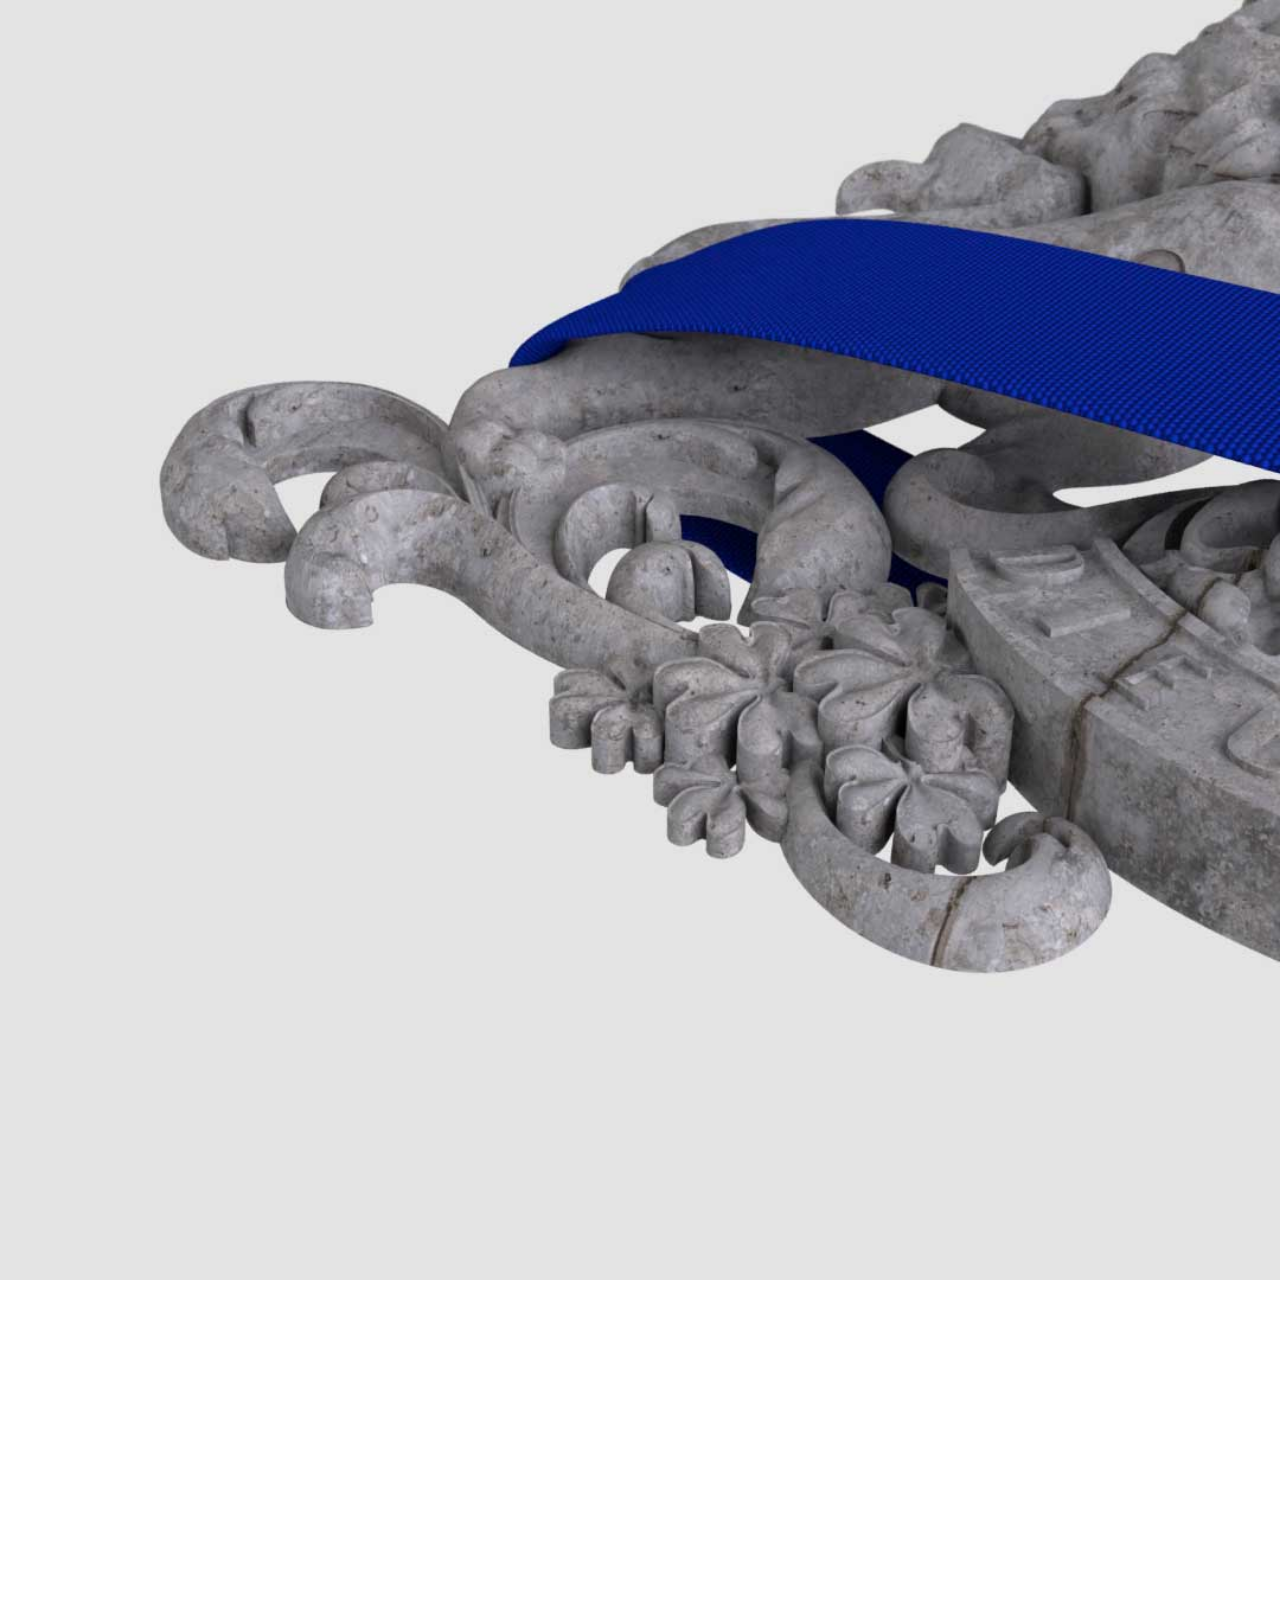
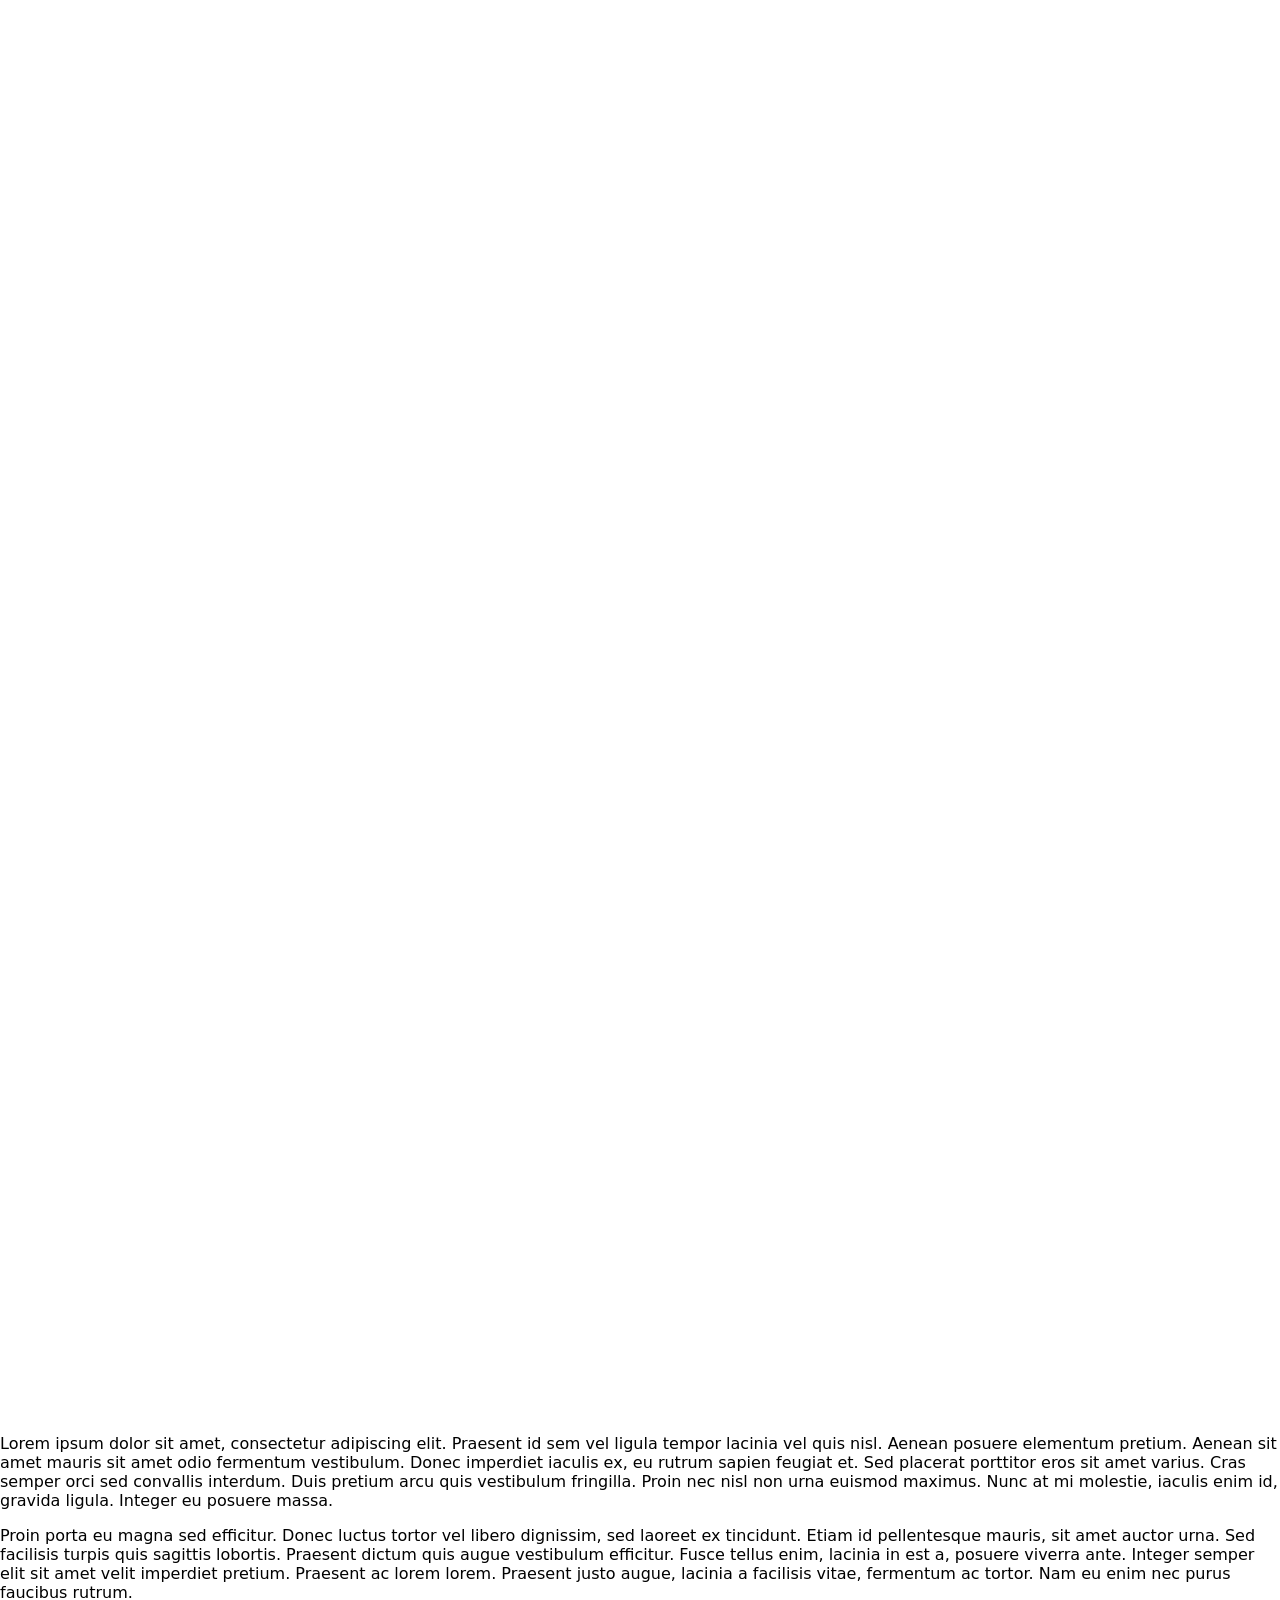
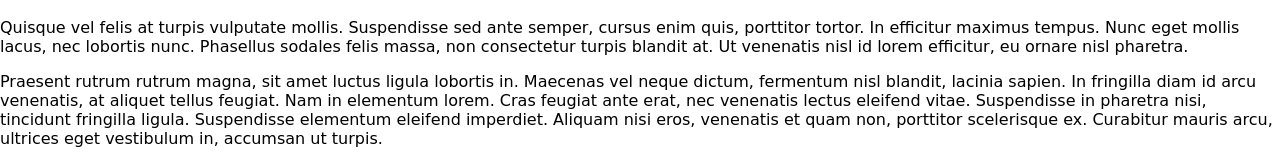
<file: index.html>
<!DOCTYPE html>
<html lang="en">
  <head>
    <meta charset="UTF-8" />
    <meta http-equiv="X-UA-Compatible" content="IE=edge" />
    <meta name="viewport" content="width=device-width, initial-scale=1.0" />
    <title>scrubbing</title>
    <script src="./script.js"></script>
    <link rel="stylesheet" href="./style.css" />
  </head>
  <body>
    <div id="identity-container">
      <div id="identity">
        <!-- <img src="./jpegs/single_100.jpg" alt="" /> -->
      </div>
    </div>
    <main id="page">
      <p>
        Lorem ipsum dolor sit amet, consectetur adipiscing elit. Praesent id sem
        vel ligula tempor lacinia vel quis nisl. Aenean posuere elementum
        pretium. Aenean sit amet mauris sit amet odio fermentum vestibulum.
        Donec imperdiet iaculis ex, eu rutrum sapien feugiat et. Sed placerat
        porttitor eros sit amet varius. Cras semper orci sed convallis interdum.
        Duis pretium arcu quis vestibulum fringilla. Proin nec nisl non urna
        euismod maximus. Nunc at mi molestie, iaculis enim id, gravida ligula.
        Integer eu posuere massa.
      </p>
      <p>
        Proin porta eu magna sed efficitur. Donec luctus tortor vel libero
        dignissim, sed laoreet ex tincidunt. Etiam id pellentesque mauris, sit
        amet auctor urna. Sed facilisis turpis quis sagittis lobortis. Praesent
        dictum quis augue vestibulum efficitur. Fusce tellus enim, lacinia in
        est a, posuere viverra ante. Integer semper elit sit amet velit
        imperdiet pretium. Praesent ac lorem lorem. Praesent justo augue,
        lacinia a facilisis vitae, fermentum ac tortor. Nam eu enim nec purus
        faucibus rutrum.
      </p>
      <p>
        Quisque vel felis at turpis vulputate mollis. Suspendisse sed ante
        semper, cursus enim quis, porttitor tortor. In efficitur maximus tempus.
        Nunc eget mollis lacus, nec lobortis nunc. Phasellus sodales felis
        massa, non consectetur turpis blandit at. Ut venenatis nisl id lorem
        efficitur, eu ornare nisl pharetra.
      </p>
      <p>
        Praesent rutrum rutrum magna, sit amet luctus ligula lobortis in.
        Maecenas vel neque dictum, fermentum nisl blandit, lacinia sapien. In
        fringilla diam id arcu venenatis, at aliquet tellus feugiat. Nam in
        elementum lorem. Cras feugiat ante erat, nec venenatis lectus eleifend
        vitae. Suspendisse in pharetra nisi, tincidunt fringilla ligula.
        Suspendisse elementum eleifend imperdiet. Aliquam nisi eros, venenatis
        et quam non, porttitor scelerisque ex. Curabitur mauris arcu, ultrices
        eget vestibulum in, accumsan ut turpis.
      </p>
    </main>
  </body>
</html>
</file>
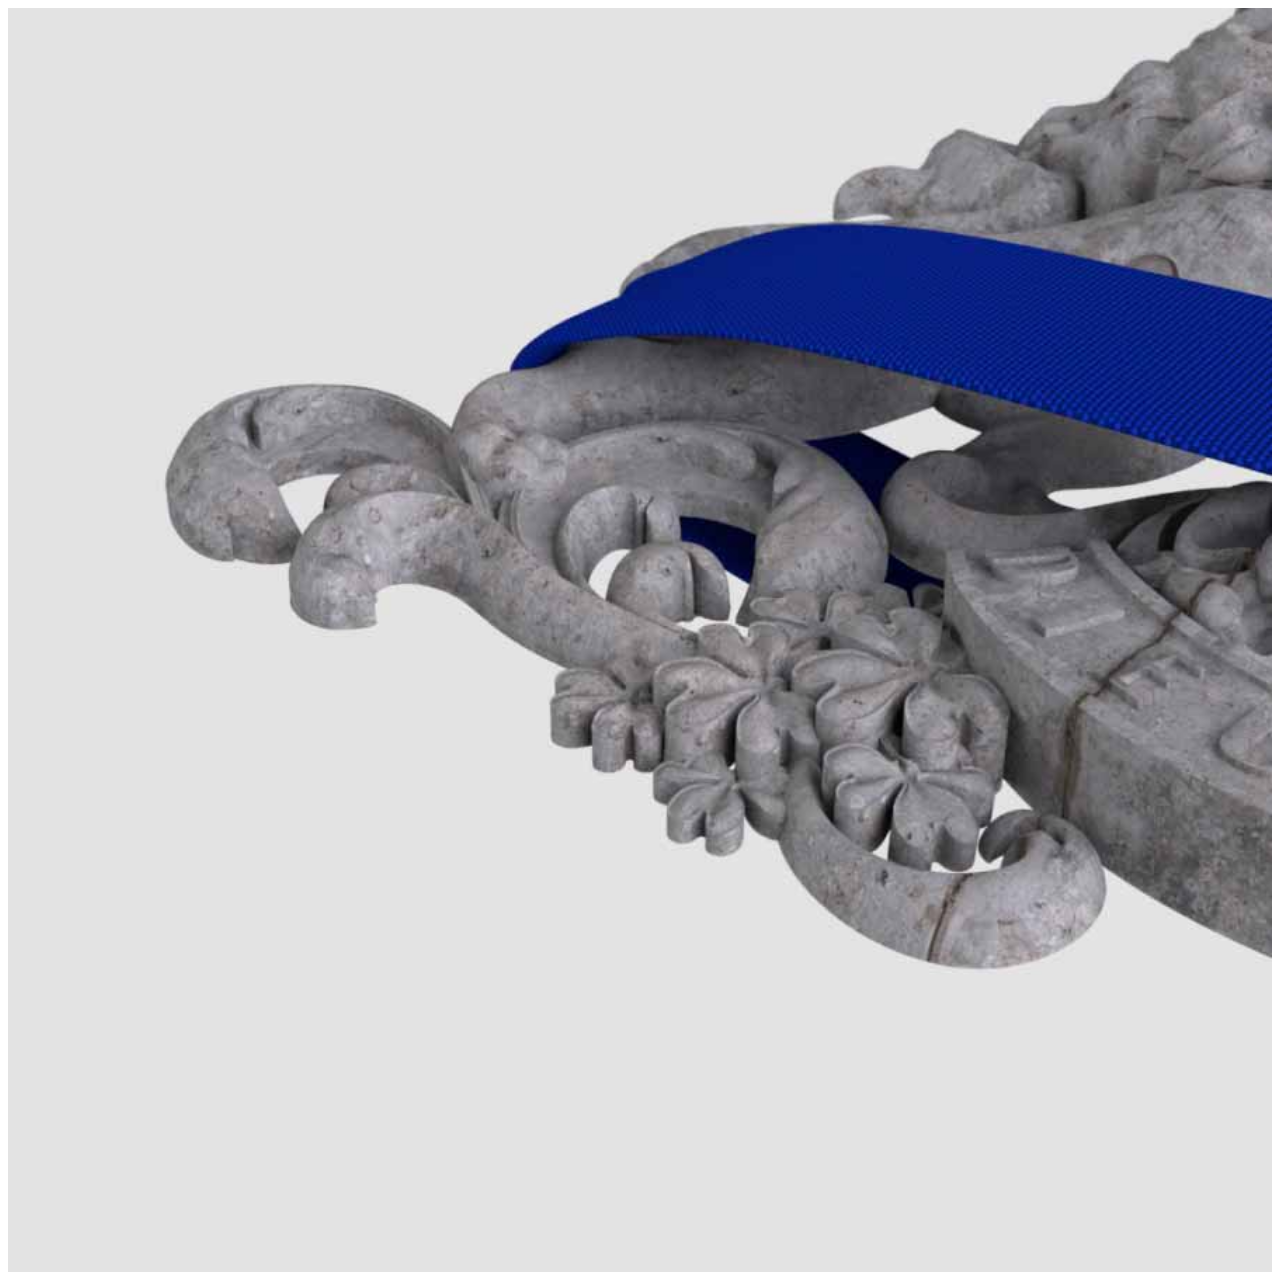
<file: mouse/index.html>
<!DOCTYPE html>
<html lang="en">
  <head>
    <meta charset="UTF-8" />
    <meta http-equiv="X-UA-Compatible" content="IE=edge" />
    <meta name="viewport" content="width=device-width, initial-scale=1.0" />
    <title>scrubbing</title>
    <script src="./script.js"></script>
    <link rel="stylesheet" href="./style.css" />
  </head>
  <body>
    <div class="container">
      <div id="identity-container">
        <!-- <img src="./jpegs/single_100.jpg" alt="" /> -->
      </div>
    </div>
  </body>
</html>
</file>
<file: style.css>
body,
html {
  margin: 0;
  padding: 0;
}
body {
  font-family: system-ui;
  background: #fff;
  color: black;
}

.hide {
  display: none;
}
.show {
  display: block;
}
img {
  width: 100%;
  height: auto;
}
#identity-container {
  /* height: 1000vh; */
  min-height: 100vh;
}
#identity {
  position: sticky;
  top: 0;
  min-width: 100%;
  min-height: 100vh;
}
img {
  position: absolute;
}
</file>
<file: mouse/style.css>
body {
  font-family: system-ui;
  background: #fff;
  color: black;
}

.hide {
  display: none;
}
.show {
  display: block;
}
img {
  width: 100%;
  height: auto;
}
#container {
  min-width: 100%;
  min-height: 100vh;
}
</file>
